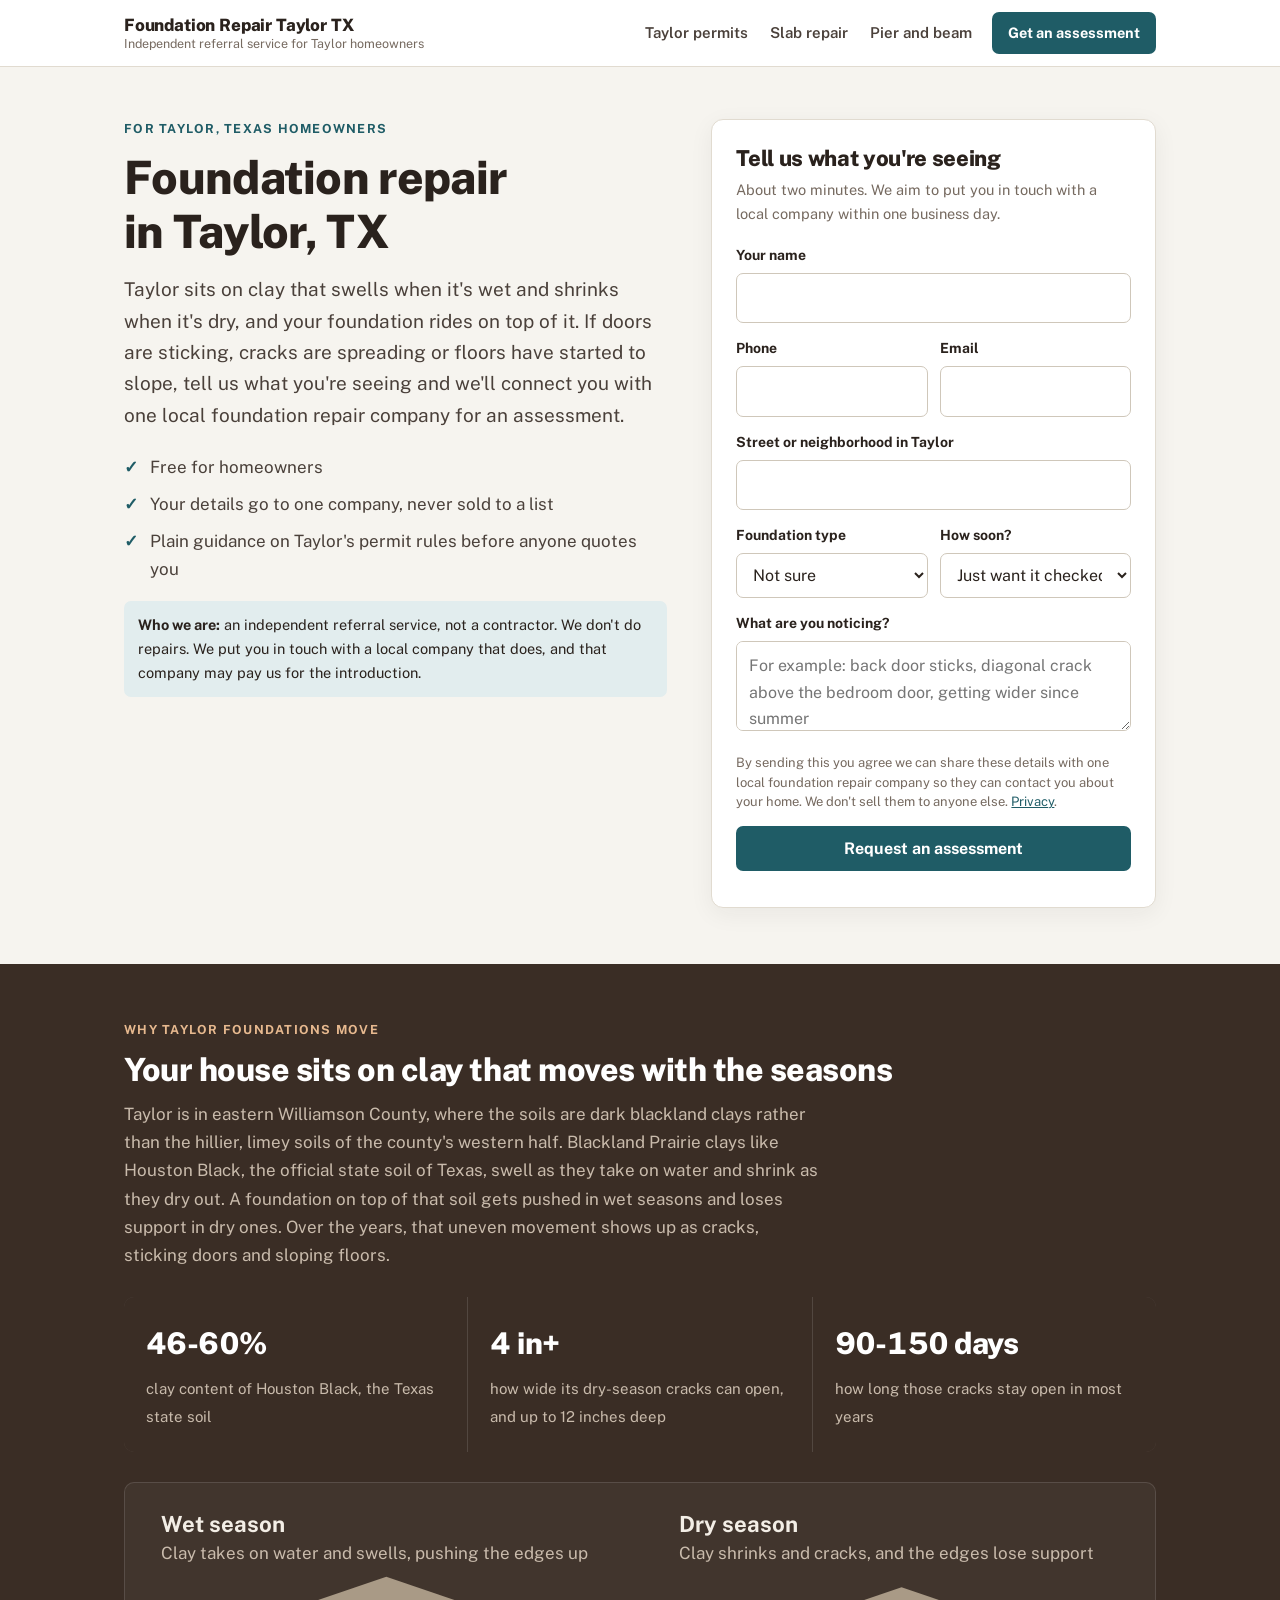
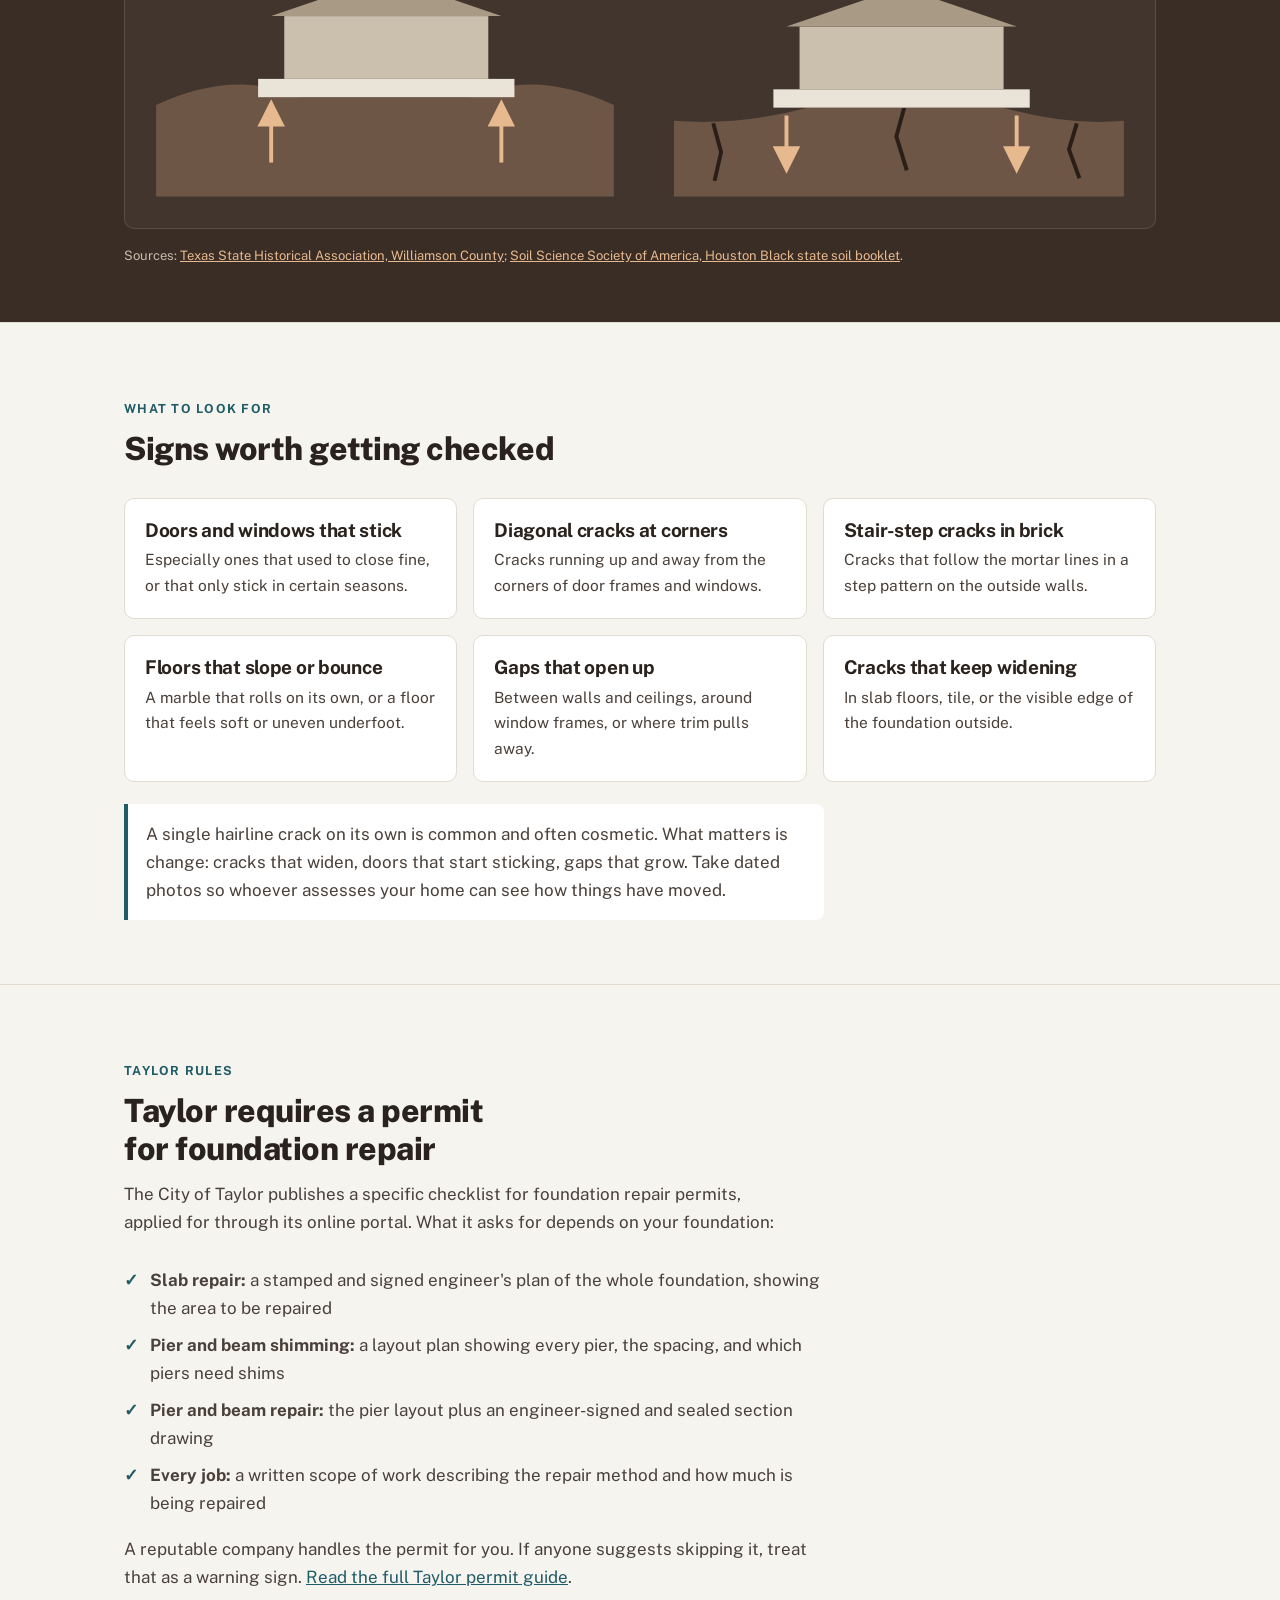
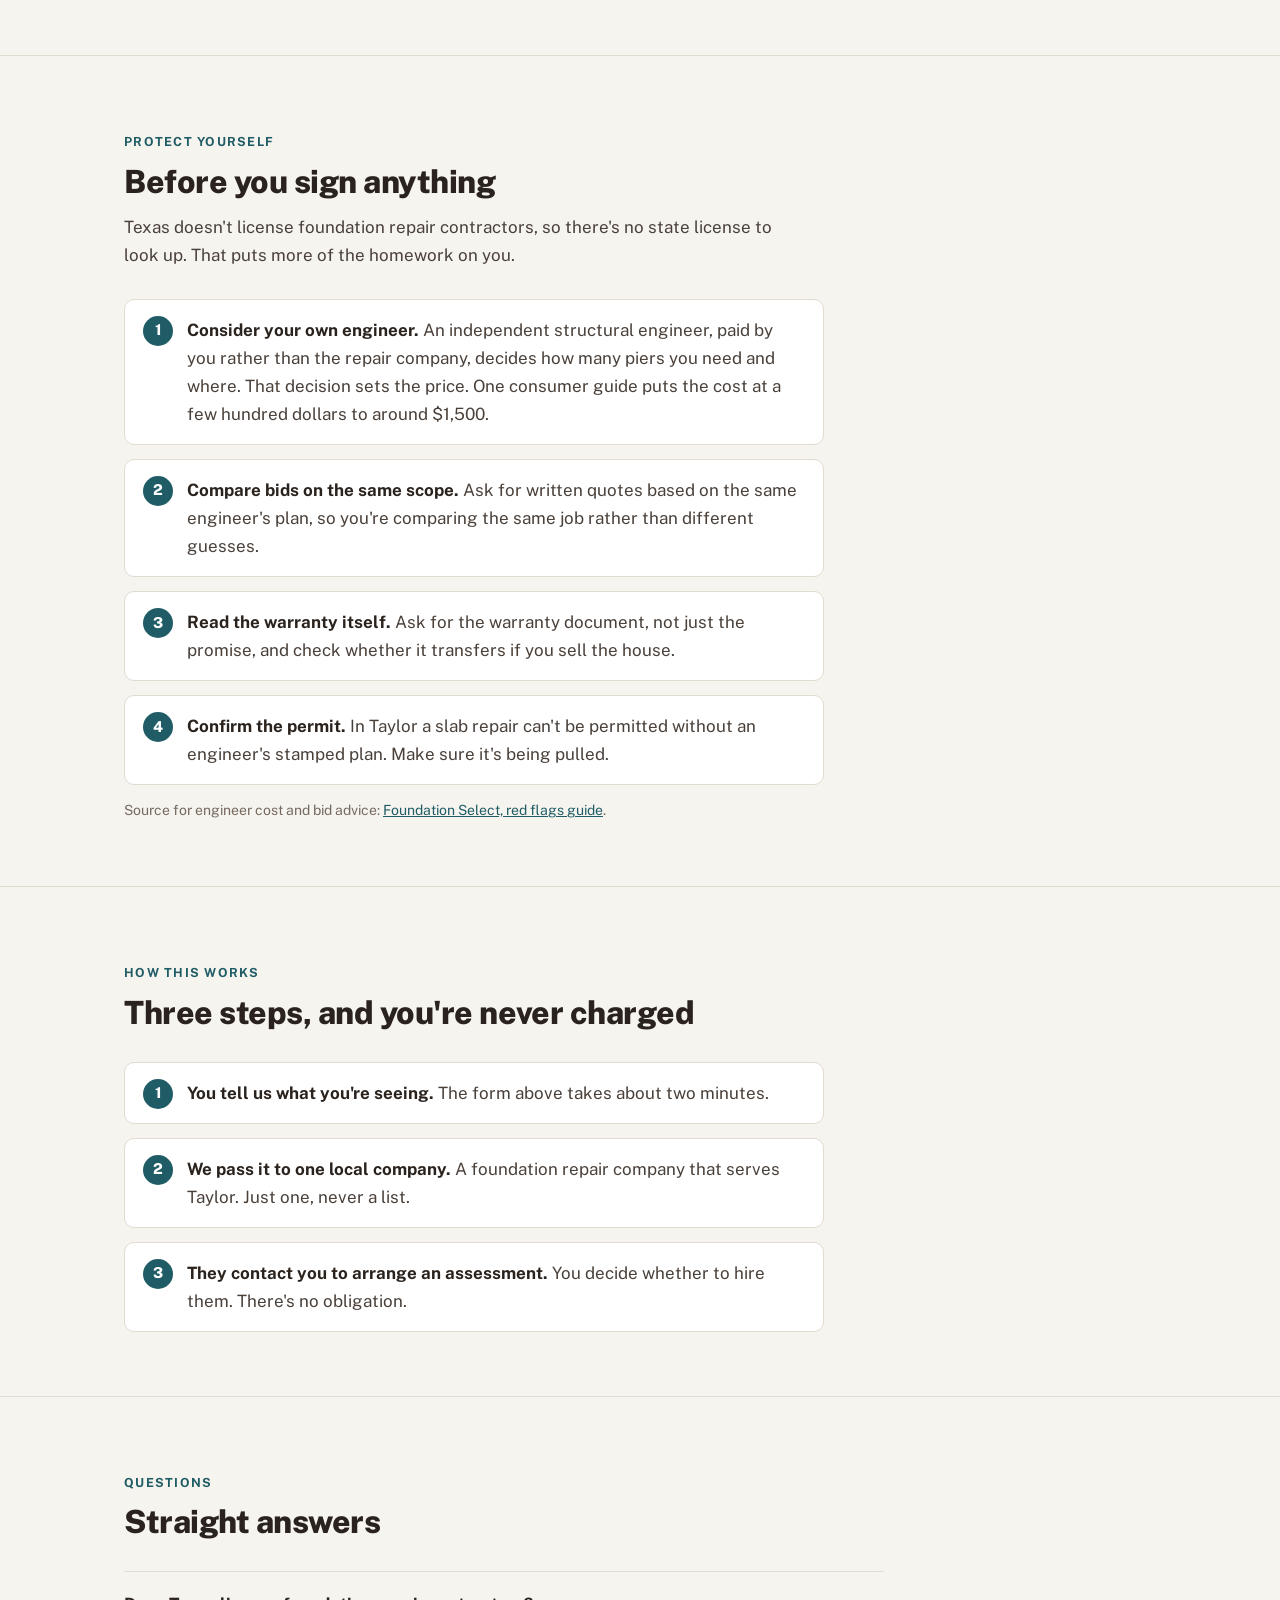
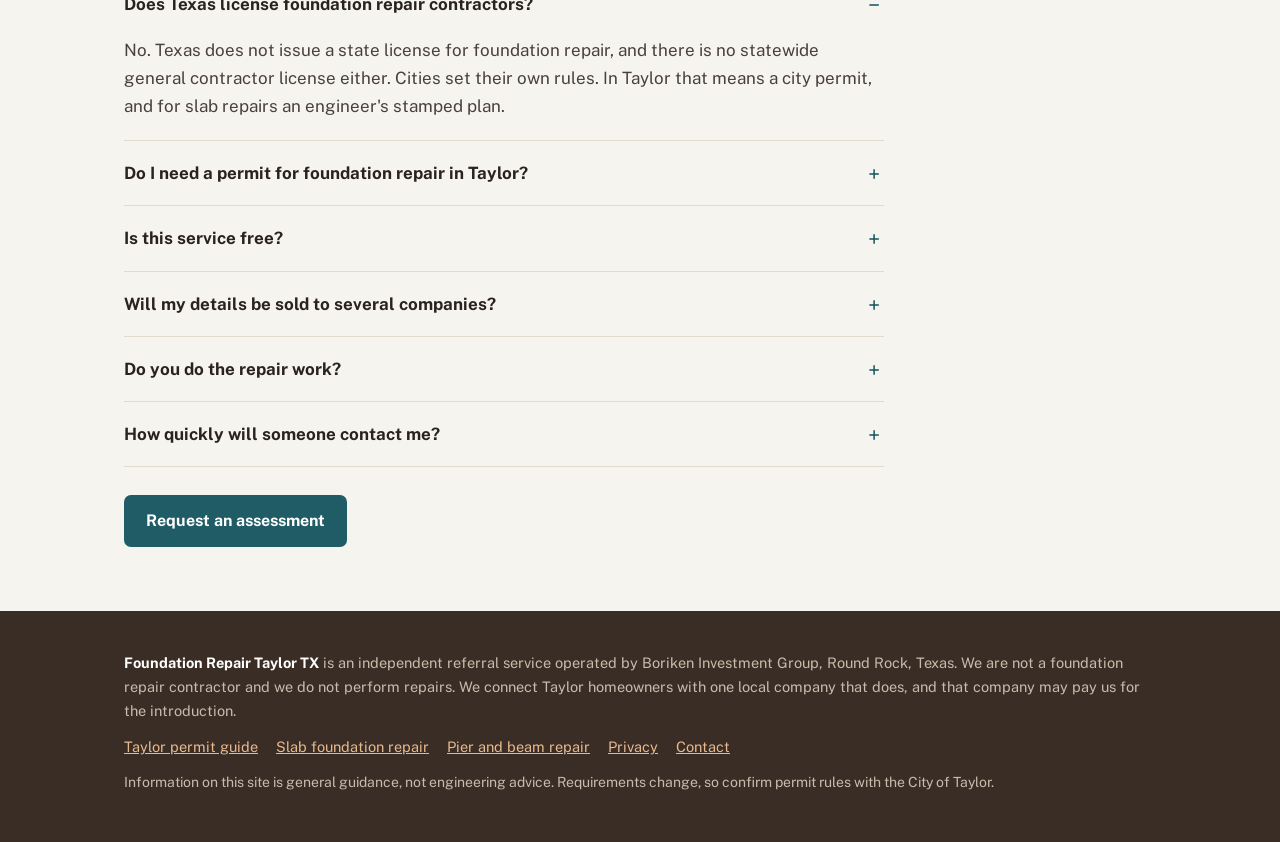
<file: index.html>
<!doctype html>
<html lang="en">
<head>
<meta charset="utf-8">
<meta name="viewport" content="width=device-width,initial-scale=1">
<title>Foundation Repair in Taylor, TX | Free Local Assessment</title>
<meta name="description" content="Doors sticking or walls cracking in Taylor, TX? Taylor sits on blackland clay that shrinks and swells. Tell us what you're seeing and we'll connect you with one local foundation repair company.">
<link rel="canonical" href="https://foundationrepairtaylortx.com/">
<meta property="og:title" content="Foundation Repair in Taylor, TX | Free Local Assessment">
<meta property="og:description" content="Doors sticking or walls cracking in Taylor, TX? Taylor sits on blackland clay that shrinks and swells. Tell us what you're seeing and we'll connect you with one local foundation repair company.">
<meta property="og:url" content="https://foundationrepairtaylortx.com/">
<meta property="og:type" content="website">
<link rel="icon" href="/favicon.svg" type="image/svg+xml">
<link rel="preconnect" href="https://fonts.googleapis.com">
<link rel="preconnect" href="https://fonts.gstatic.com" crossorigin>
<link href="https://fonts.googleapis.com/css2?family=Public+Sans:wght@400;600;700;800&display=swap" rel="stylesheet">
<link rel="stylesheet" href="/style.css">
<script type="application/ld+json">{"@context": "https://schema.org", "@type": "Organization", "name": "Foundation Repair Taylor TX", "url": "https://foundationrepairtaylortx.com", "description": "Independent referral service connecting Taylor, Texas homeowners with one local foundation repair company. Not a contractor.", "areaServed": {"@type": "City", "name": "Taylor", "containedInPlace": {"@type": "State", "name": "Texas"}}, "parentOrganization": {"@type": "Organization", "name": "Boriken Investment Group", "url": "https://borikeninvestmentgroup.com"}}</script>
<script type="application/ld+json">{"@context": "https://schema.org", "@type": "FAQPage", "mainEntity": [{"@type": "Question", "name": "Does Texas license foundation repair contractors?", "acceptedAnswer": {"@type": "Answer", "text": "No. Texas does not issue a state license for foundation repair, and there is no statewide general contractor license either. Cities set their own rules. In Taylor that means a city permit, and for slab repairs an engineer's stamped plan."}}, {"@type": "Question", "name": "Do I need a permit for foundation repair in Taylor?", "acceptedAnswer": {"@type": "Answer", "text": "Yes. The City of Taylor publishes a foundation repair permit checklist, applied for through its online permit portal. A slab repair needs a stamped and signed engineer's plan. A reputable repair company normally handles the permit as part of the job."}}, {"@type": "Question", "name": "Is this service free?", "acceptedAnswer": {"@type": "Answer", "text": "Yes, for homeowners. You never pay us anything. The company we connect you with may pay us for the introduction."}}, {"@type": "Question", "name": "Will my details be sold to several companies?", "acceptedAnswer": {"@type": "Answer", "text": "No. Your request goes to one local foundation repair company. We don't sell it or share it with anyone else."}}, {"@type": "Question", "name": "Do you do the repair work?", "acceptedAnswer": {"@type": "Answer", "text": "No. We're a referral service, not a contractor. The company that contacts you does the assessment and any repair, and you deal with them directly. You're under no obligation to hire them."}}, {"@type": "Question", "name": "How quickly will someone contact me?", "acceptedAnswer": {"@type": "Answer", "text": "We aim to pass your request on within one business day. If it's getting worse quickly, say so in the form."}}]}</script>
</head>
<body>
<header class="top"><div class="wrap top-in">
  <a class="brand" href="/"><b>Foundation Repair Taylor TX</b><span>Independent referral service for Taylor homeowners</span></a>
  <nav class="nav">
    <a href="/taylor-foundation-repair-permit.html">Taylor permits</a>
    <a href="/slab-foundation-repair.html">Slab repair</a>
    <a href="/pier-and-beam-foundation-repair.html">Pier and beam</a>
  </nav>
  <a class="btn btn-sm" href="/#assess">Get an assessment</a>
</div></header>

<main>
<section class="hero"><div class="wrap hero-grid">
  <div>
    <p class="kicker">For Taylor, Texas homeowners</p>
    <h1>Foundation repair in Taylor, TX</h1>
    <p class="lede">Taylor sits on clay that swells when it's wet and shrinks when it's dry, and your foundation rides on top of it. If doors are sticking, cracks are spreading or floors have started to slope, tell us what you're seeing and we'll connect you with one local foundation repair company for an assessment.</p>
    <ul class="checks">
      <li>Free for homeowners</li>
      <li>Your details go to one company, never sold to a list</li>
      <li>Plain guidance on Taylor's permit rules before anyone quotes you</li>
    </ul>
    <p class="disclose"><b>Who we are:</b> an independent referral service, not a contractor. We don't do repairs. We put you in touch with a local company that does, and that company may pay us for the introduction.</p>
  </div>
  <div class="form" id="assess">
  <form id="leadForm" novalidate>
    <h2>Tell us what you're seeing</h2>
    <p class="sub">About two minutes. We aim to put you in touch with a local company within one business day.</p>
    <input type="hidden" name="access_key" value="ec6d114c-855e-482b-b360-d9f007dabe0f">
    <input type="hidden" name="subject" value="Taylor foundation repair request">
    <input type="hidden" name="from_name" value="Foundation Repair Taylor TX">
    <input type="checkbox" name="botcheck" class="hp" tabindex="-1" autocomplete="off">
    <div class="f"><label for="l-name">Your name</label><input id="l-name" name="name" autocomplete="name" required></div>
    <div class="two">
      <div class="f"><label for="l-phone">Phone</label><input id="l-phone" name="phone" type="tel" autocomplete="tel" required></div>
      <div class="f"><label for="l-email">Email</label><input id="l-email" name="email" type="email" autocomplete="email" required></div>
    </div>
    <div class="f"><label for="l-where">Street or neighborhood in Taylor</label><input id="l-where" name="location" autocomplete="street-address" required></div>
    <div class="two">
      <div class="f"><label for="l-type">Foundation type</label>
        <select id="l-type" name="foundation_type"><option>Not sure</option><option>Slab</option><option>Pier and beam</option></select></div>
      <div class="f"><label for="l-when">How soon?</label>
        <select id="l-when" name="urgency"><option>Just want it checked</option><option>Within the next month</option><option>It's getting worse quickly</option></select></div>
    </div>
    <div class="f"><label for="l-what">What are you noticing?</label><textarea id="l-what" name="details" placeholder="For example: back door sticks, diagonal crack above the bedroom door, getting wider since summer" required></textarea></div>
    <p class="consent">By sending this you agree we can share these details with one local foundation repair company so they can contact you about your home. We don't sell them to anyone else. <a href="/privacy.html">Privacy</a>.</p>
    <button class="btn" id="leadSubmit" type="submit">Request an assessment</button>
    <p class="status" id="leadStatus" role="status" aria-live="polite"></p>
  </form>
  <div class="done" id="leadDone" hidden>
    <h2>Got it, thank you.</h2>
    <p>We'll pass your request to a local foundation repair company that serves Taylor. Expect a call or email, usually within one business day.</p>
    <p class="small" style="margin-top:12px">In the meantime, take dated photos of the cracks or gaps you mentioned. They help whoever assesses your home see how things have moved.</p>
  </div>
</div>

</div></section>

<section class="soil"><div class="wrap">
  <p class="kicker">Why Taylor foundations move</p>
  <h2>Your house sits on clay that moves with the seasons</h2>
  <p style="margin-top:12px;max-width:70ch">Taylor is in eastern Williamson County, where the soils are dark blackland clays rather than the hillier, limey soils of the county's western half. Blackland Prairie clays like Houston Black, the official state soil of Texas, swell as they take on water and shrink as they dry out. A foundation on top of that soil gets pushed in wet seasons and loses support in dry ones. Over the years, that uneven movement shows up as cracks, sticking doors and sloping floors.</p>
  <div class="soil-grid">
    <div><b>46-60%</b><span>clay content of Houston Black, the Texas state soil</span></div>
    <div><b>4 in+</b><span>how wide its dry-season cracks can open, and up to 12 inches deep</span></div>
    <div><b>90-150 days</b><span>how long those cracks stay open in most years</span></div>
  </div>
  <div class="diagram"><svg viewBox="0 0 760 236" role="img" aria-labelledby="dgT dgD">
<title id="dgT">How clay soil moves a foundation</title>
<desc id="dgD">In the wet season the clay swells and lifts the edges of the foundation. In the dry season it shrinks and cracks, and the edges lose support.</desc>
<defs><marker id="ah" viewBox="0 0 10 10" refX="5" refY="5" markerWidth="7" markerHeight="7" orient="auto-start-reverse"><path d="M0 0L10 5L0 10z" fill="#E7B98F"/></marker></defs>
<g>
  <text x="14" y="24" fill="#F3EEE6" font-size="17" font-weight="700" font-family="Public Sans, Arial, sans-serif">Wet season</text>
  <text x="14" y="44" fill="#C9BBAC" font-size="13" font-family="Public Sans, Arial, sans-serif">Clay takes on water and swells, pushing the edges up</text>
  <path d="M10 156 Q 70 128 120 150 L 250 150 Q 300 128 360 156 L 360 226 L 10 226 Z" fill="#6E5646"/>
  <rect x="88" y="136" width="196" height="14" fill="#E9E3D8"/>
  <rect x="108" y="88" width="156" height="48" fill="#CBBFAE"/>
  <polygon points="98,88 186,58 274,88" fill="#A99A86"/>
  <line x1="98" y1="200" x2="98" y2="162" stroke="#E7B98F" stroke-width="3" marker-end="url(#ah)"/>
  <line x1="274" y1="200" x2="274" y2="162" stroke="#E7B98F" stroke-width="3" marker-end="url(#ah)"/>
</g>
<g transform="translate(396,0)">
  <text x="14" y="24" fill="#F3EEE6" font-size="17" font-weight="700" font-family="Public Sans, Arial, sans-serif">Dry season</text>
  <text x="14" y="44" fill="#C9BBAC" font-size="13" font-family="Public Sans, Arial, sans-serif">Clay shrinks and cracks, and the edges lose support</text>
  <path d="M10 168 Q 60 172 112 158 L 262 158 Q 312 172 354 168 L 354 226 L 10 226 Z" fill="#6E5646"/>
  <polyline points="40,170 46,192 41,214" fill="none" stroke="#2A1F18" stroke-width="3"/>
  <polyline points="186,158 180,180 188,206" fill="none" stroke="#2A1F18" stroke-width="3"/>
  <polyline points="318,170 312,190 320,212" fill="none" stroke="#2A1F18" stroke-width="3"/>
  <rect x="86" y="144" width="196" height="14" fill="#E9E3D8"/>
  <rect x="106" y="96" width="156" height="48" fill="#CBBFAE"/>
  <polygon points="96,96 184,66 272,96" fill="#A99A86"/>
  <line x1="96" y1="164" x2="96" y2="198" stroke="#E7B98F" stroke-width="3" marker-end="url(#ah)"/>
  <line x1="272" y1="164" x2="272" y2="198" stroke="#E7B98F" stroke-width="3" marker-end="url(#ah)"/>
</g>
</svg></div>
  <p class="src">Sources: <a href="https://www.tshaonline.org/handbook/entries/williamson-county">Texas State Historical Association, Williamson County</a>; <a href="https://www.soils4teachers.org/files/s4t/k12outreach/tx-state-soil-booklet.pdf">Soil Science Society of America, Houston Black state soil booklet</a>.</p>
</div></section>

<section class="sec" id="signs"><div class="wrap">
  <div class="sec-head"><p class="kicker">What to look for</p><h2>Signs worth getting checked</h2></div>
  <div class="grid3">
    <div class="card"><h3>Doors and windows that stick</h3><p>Especially ones that used to close fine, or that only stick in certain seasons.</p></div>
    <div class="card"><h3>Diagonal cracks at corners</h3><p>Cracks running up and away from the corners of door frames and windows.</p></div>
    <div class="card"><h3>Stair-step cracks in brick</h3><p>Cracks that follow the mortar lines in a step pattern on the outside walls.</p></div>
    <div class="card"><h3>Floors that slope or bounce</h3><p>A marble that rolls on its own, or a floor that feels soft or uneven underfoot.</p></div>
    <div class="card"><h3>Gaps that open up</h3><p>Between walls and ceilings, around window frames, or where trim pulls away.</p></div>
    <div class="card"><h3>Cracks that keep widening</h3><p>In slab floors, tile, or the visible edge of the foundation outside.</p></div>
  </div>
  <p class="note" style="margin-top:22px">A single hairline crack on its own is common and often cosmetic. What matters is change: cracks that widen, doors that start sticking, gaps that grow. Take dated photos so whoever assesses your home can see how things have moved.</p>
</div></section>

<section class="sec" id="permits"><div class="wrap">
  <div class="sec-head"><p class="kicker">Taylor rules</p><h2>Taylor requires a permit for foundation repair</h2>
  <p>The City of Taylor publishes a specific checklist for foundation repair permits, applied for through its online portal. What it asks for depends on your foundation:</p></div>
  <ul class="checks" style="max-width:70ch;margin-top:0">
    <li><b>Slab repair:</b> a stamped and signed engineer's plan of the whole foundation, showing the area to be repaired</li>
    <li><b>Pier and beam shimming:</b> a layout plan showing every pier, the spacing, and which piers need shims</li>
    <li><b>Pier and beam repair:</b> the pier layout plus an engineer-signed and sealed section drawing</li>
    <li><b>Every job:</b> a written scope of work describing the repair method and how much is being repaired</li>
  </ul>
  <p style="margin-top:18px;max-width:70ch">A reputable company handles the permit for you. If anyone suggests skipping it, treat that as a warning sign. <a href="/taylor-foundation-repair-permit.html">Read the full Taylor permit guide</a>.</p>
</div></section>

<section class="sec" id="checklist"><div class="wrap">
  <div class="sec-head"><p class="kicker">Protect yourself</p><h2>Before you sign anything</h2>
  <p>Texas doesn't license foundation repair contractors, so there's no state license to look up. That puts more of the homework on you.</p></div>
  <ol class="steps">
    <li><b>Consider your own engineer.</b> An independent structural engineer, paid by you rather than the repair company, decides how many piers you need and where. That decision sets the price. One consumer guide puts the cost at a few hundred dollars to around $1,500.</li>
    <li><b>Compare bids on the same scope.</b> Ask for written quotes based on the same engineer's plan, so you're comparing the same job rather than different guesses.</li>
    <li><b>Read the warranty itself.</b> Ask for the warranty document, not just the promise, and check whether it transfers if you sell the house.</li>
    <li><b>Confirm the permit.</b> In Taylor a slab repair can't be permitted without an engineer's stamped plan. Make sure it's being pulled.</li>
  </ol>
  <p class="small" style="margin-top:14px">Source for engineer cost and bid advice: <a href="https://www.foundationselect.com/guides/red-flags.html">Foundation Select, red flags guide</a>.</p>
</div></section>

<section class="sec"><div class="wrap">
  <div class="sec-head"><p class="kicker">How this works</p><h2>Three steps, and you're never charged</h2></div>
  <ol class="steps">
    <li><b>You tell us what you're seeing.</b> The form above takes about two minutes.</li>
    <li><b>We pass it to one local company.</b> A foundation repair company that serves Taylor. Just one, never a list.</li>
    <li><b>They contact you to arrange an assessment.</b> You decide whether to hire them. There's no obligation.</li>
  </ol>
</div></section>

<section class="sec" id="faq"><div class="wrap">
  <div class="sec-head"><p class="kicker">Questions</p><h2>Straight answers</h2></div>
  <div class="faq"><details open><summary>Does Texas license foundation repair contractors?</summary><div class="a">No. Texas does not issue a state license for foundation repair, and there is no statewide general contractor license either. Cities set their own rules. In Taylor that means a city permit, and for slab repairs an engineer's stamped plan.</div></details>
<details><summary>Do I need a permit for foundation repair in Taylor?</summary><div class="a">Yes. The City of Taylor publishes a foundation repair permit checklist, applied for through its online permit portal. A slab repair needs a stamped and signed engineer's plan. A reputable repair company normally handles the permit as part of the job.</div></details>
<details><summary>Is this service free?</summary><div class="a">Yes, for homeowners. You never pay us anything. The company we connect you with may pay us for the introduction.</div></details>
<details><summary>Will my details be sold to several companies?</summary><div class="a">No. Your request goes to one local foundation repair company. We don't sell it or share it with anyone else.</div></details>
<details><summary>Do you do the repair work?</summary><div class="a">No. We're a referral service, not a contractor. The company that contacts you does the assessment and any repair, and you deal with them directly. You're under no obligation to hire them.</div></details>
<details><summary>How quickly will someone contact me?</summary><div class="a">We aim to pass your request on within one business day. If it's getting worse quickly, say so in the form.</div></details></div>
  <p style="margin-top:28px"><a class="btn" href="#assess">Request an assessment</a></p>
</div></section>
</main>
<footer class="foot"><div class="wrap">
  <p><b>Foundation Repair Taylor TX</b> is an independent referral service operated by Boriken Investment Group, Round Rock, Texas. We are not a foundation repair contractor and we do not perform repairs. We connect Taylor homeowners with one local company that does, and that company may pay us for the introduction.</p>
  <div class="foot-links">
    <a href="/taylor-foundation-repair-permit.html">Taylor permit guide</a>
    <a href="/slab-foundation-repair.html">Slab foundation repair</a>
    <a href="/pier-and-beam-foundation-repair.html">Pier and beam repair</a>
    <a href="/privacy.html">Privacy</a>
    <a href="mailto:derek@borikeninvestmentgroup.com">Contact</a>
  </div>
  <p class="small" style="color:#C9BBAC">Information on this site is general guidance, not engineering advice. Requirements change, so confirm permit rules with the City of Taylor.</p>
</div></footer>
<script>
(function(){
  var f=document.getElementById('leadForm'); if(!f) return;
  var btn=document.getElementById('leadSubmit'), st=document.getElementById('leadStatus'), done=document.getElementById('leadDone');
  f.addEventListener('submit',function(e){
    e.preventDefault(); st.textContent=''; st.className='status';
    f.querySelectorAll('.invalid').forEach(function(x){x.classList.remove('invalid')});
    var first=null;
    f.querySelectorAll('[required]').forEach(function(x){
      var ok=x.value.trim()!=='' && (x.type!=='email' || /^[^@\s]+@[^@\s]+\.[^@\s]+$/.test(x.value));
      if(!ok){x.classList.add('invalid'); if(!first) first=x;}
    });
    if(first){st.className='status err'; st.textContent='Please fill in the highlighted fields.'; first.focus(); return;}
    btn.disabled=true; btn.textContent='Sending...';
    fetch('https://api.web3forms.com/submit',{method:'POST',headers:{'Content-Type':'application/json','Accept':'application/json'},body:JSON.stringify(Object.fromEntries(new FormData(f)))})
      .then(function(r){return r.json()})
      .then(function(j){ if(j.success){f.hidden=true; done.hidden=false;} else {throw new Error('x')} })
      .catch(function(){ btn.disabled=false; btn.textContent='Request an assessment'; st.className='status err';
        st.innerHTML='That didn\'t go through. Please email <a href="mailto:derek@borikeninvestmentgroup.com">derek@borikeninvestmentgroup.com</a> with the same details.'; });
  });
})();
</script>
</body></html>
</file>
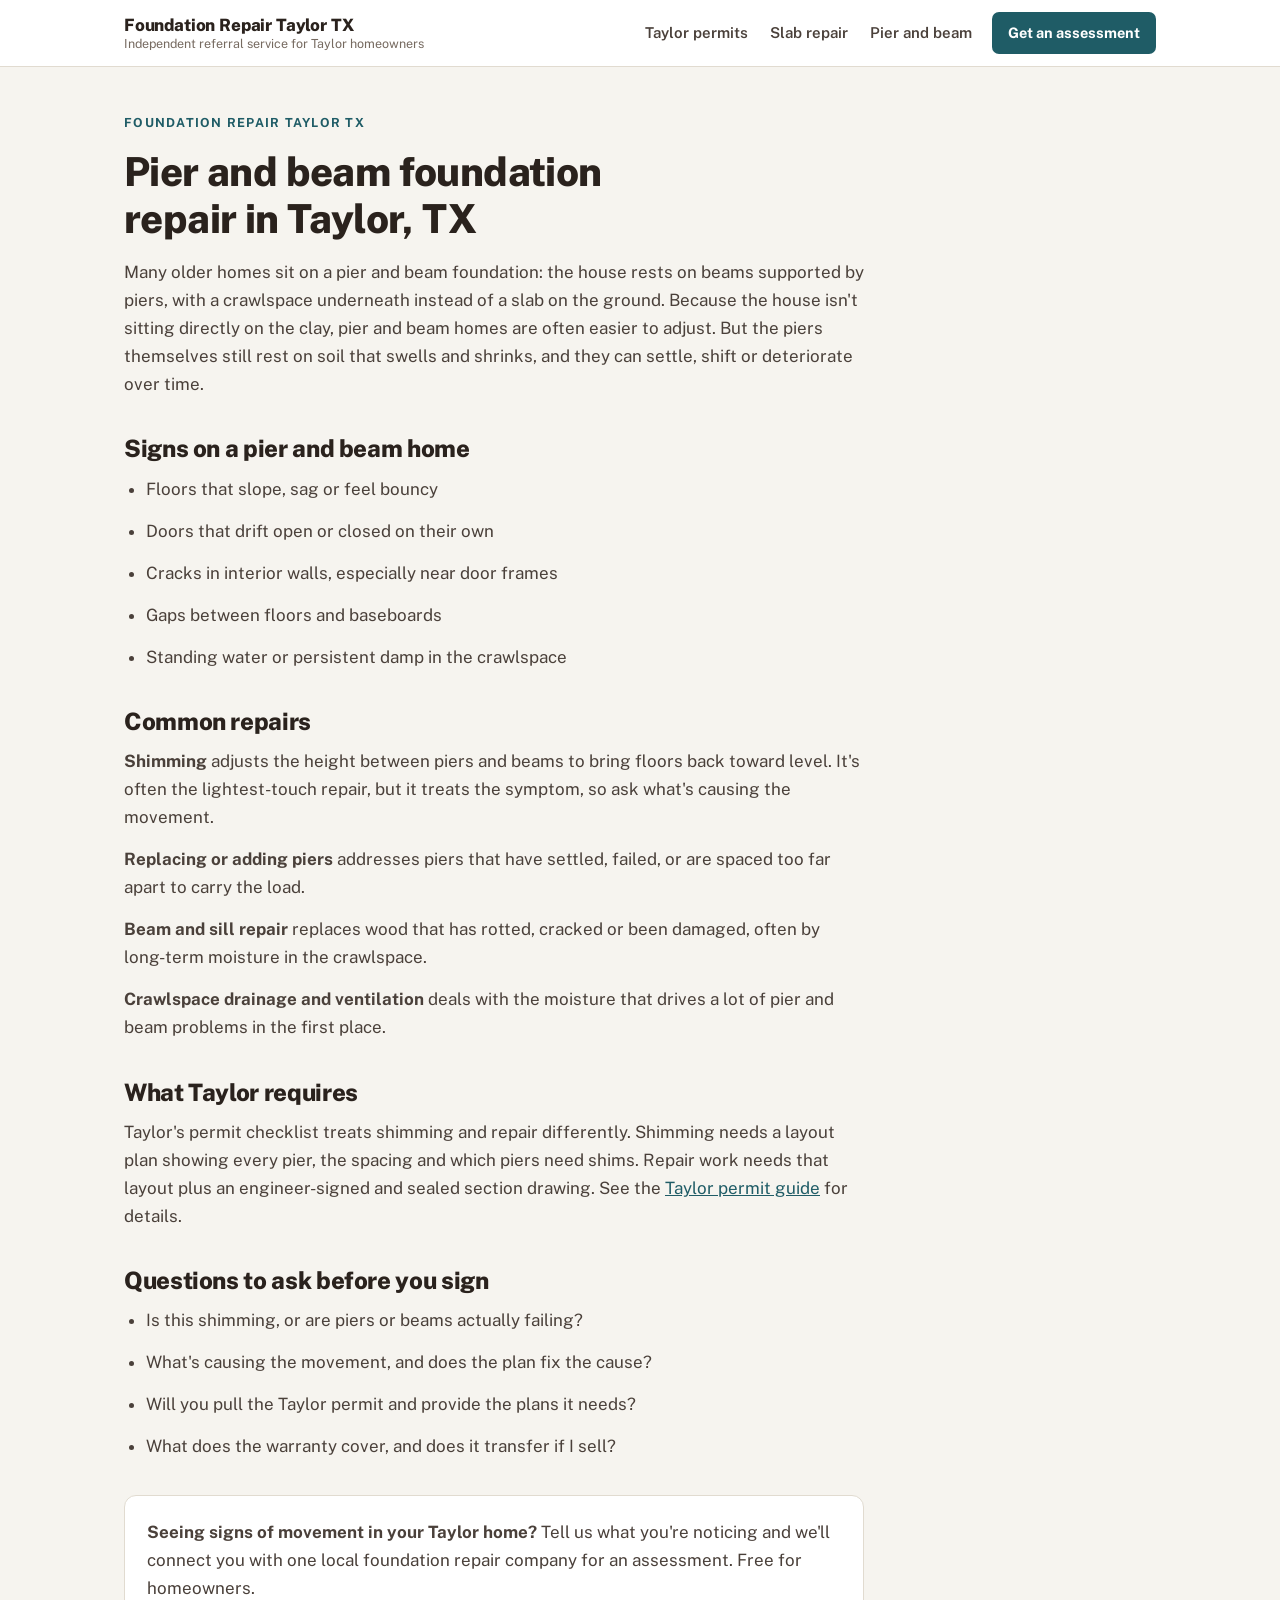
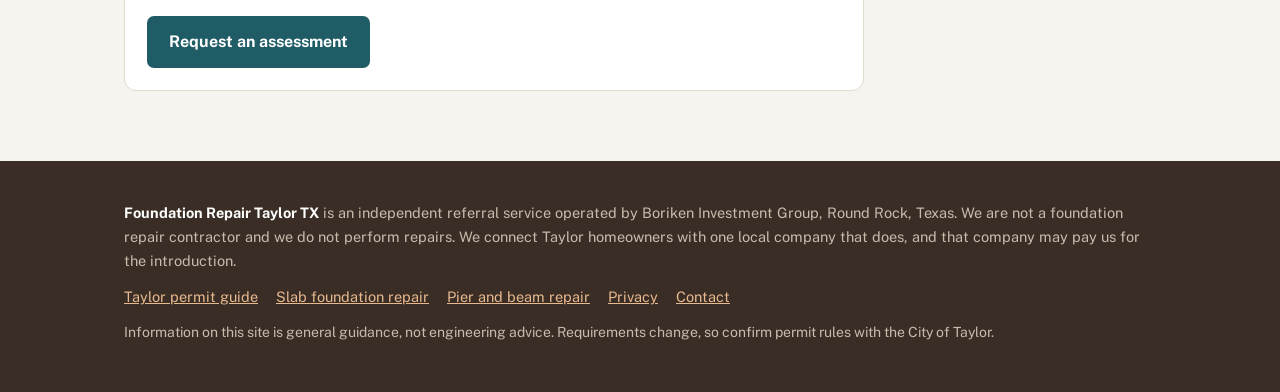
<file: pier-and-beam-foundation-repair.html>
<!doctype html>
<html lang="en">
<head>
<meta charset="utf-8">
<meta name="viewport" content="width=device-width,initial-scale=1">
<title>Pier and Beam Foundation Repair in Taylor, TX | Shimming, Piers and Permits</title>
<meta name="description" content="How pier and beam foundation repair works in Taylor, TX: shimming, pier replacement, beam repair, the signs to watch for and what the city's permit requires.">
<link rel="canonical" href="https://foundationrepairtaylortx.com/pier-and-beam-foundation-repair.html">
<meta property="og:title" content="Pier and Beam Foundation Repair in Taylor, TX | Shimming, Piers and Permits">
<meta property="og:description" content="How pier and beam foundation repair works in Taylor, TX: shimming, pier replacement, beam repair, the signs to watch for and what the city's permit requires.">
<meta property="og:url" content="https://foundationrepairtaylortx.com/pier-and-beam-foundation-repair.html">
<meta property="og:type" content="website">
<link rel="icon" href="/favicon.svg" type="image/svg+xml">
<link rel="preconnect" href="https://fonts.googleapis.com">
<link rel="preconnect" href="https://fonts.gstatic.com" crossorigin>
<link href="https://fonts.googleapis.com/css2?family=Public+Sans:wght@400;600;700;800&display=swap" rel="stylesheet">
<link rel="stylesheet" href="/style.css">
</head>
<body>
<header class="top"><div class="wrap top-in">
  <a class="brand" href="/"><b>Foundation Repair Taylor TX</b><span>Independent referral service for Taylor homeowners</span></a>
  <nav class="nav">
    <a href="/taylor-foundation-repair-permit.html">Taylor permits</a>
    <a href="/slab-foundation-repair.html">Slab repair</a>
    <a href="/pier-and-beam-foundation-repair.html">Pier and beam</a>
  </nav>
  <a class="btn btn-sm" href="/#assess">Get an assessment</a>
</div></header>
<main class="wrap"><article class="doc">
<p class="kicker">Foundation Repair Taylor TX</p>
<h1>Pier and beam foundation repair in Taylor, TX</h1>
<p>Many older homes sit on a pier and beam foundation: the house rests on beams supported by piers, with a crawlspace underneath instead of a slab on the ground. Because the house isn't sitting directly on the clay, pier and beam homes are often easier to adjust. But the piers themselves still rest on soil that swells and shrinks, and they can settle, shift or deteriorate over time.</p>
<h2>Signs on a pier and beam home</h2>
<ul>
<li>Floors that slope, sag or feel bouncy</li>
<li>Doors that drift open or closed on their own</li>
<li>Cracks in interior walls, especially near door frames</li>
<li>Gaps between floors and baseboards</li>
<li>Standing water or persistent damp in the crawlspace</li>
</ul>
<h2>Common repairs</h2>
<p><b>Shimming</b> adjusts the height between piers and beams to bring floors back toward level. It's often the lightest-touch repair, but it treats the symptom, so ask what's causing the movement.</p>
<p><b>Replacing or adding piers</b> addresses piers that have settled, failed, or are spaced too far apart to carry the load.</p>
<p><b>Beam and sill repair</b> replaces wood that has rotted, cracked or been damaged, often by long-term moisture in the crawlspace.</p>
<p><b>Crawlspace drainage and ventilation</b> deals with the moisture that drives a lot of pier and beam problems in the first place.</p>
<h2>What Taylor requires</h2>
<p>Taylor's permit checklist treats shimming and repair differently. Shimming needs a layout plan showing every pier, the spacing and which piers need shims. Repair work needs that layout plus an engineer-signed and sealed section drawing. See the <a href="/taylor-foundation-repair-permit.html">Taylor permit guide</a> for details.</p>
<h2>Questions to ask before you sign</h2>
<ul>
<li>Is this shimming, or are piers or beams actually failing?</li>
<li>What's causing the movement, and does the plan fix the cause?</li>
<li>Will you pull the Taylor permit and provide the plans it needs?</li>
<li>What does the warranty cover, and does it transfer if I sell?</li>
</ul>
<div class="cta-box"><p><b>Seeing signs of movement in your Taylor home?</b> Tell us what you're noticing and we'll connect you with one local foundation repair company for an assessment. Free for homeowners.</p><a class="btn" href="/#assess">Request an assessment</a></div>
</article></main>
<footer class="foot"><div class="wrap">
  <p><b>Foundation Repair Taylor TX</b> is an independent referral service operated by Boriken Investment Group, Round Rock, Texas. We are not a foundation repair contractor and we do not perform repairs. We connect Taylor homeowners with one local company that does, and that company may pay us for the introduction.</p>
  <div class="foot-links">
    <a href="/taylor-foundation-repair-permit.html">Taylor permit guide</a>
    <a href="/slab-foundation-repair.html">Slab foundation repair</a>
    <a href="/pier-and-beam-foundation-repair.html">Pier and beam repair</a>
    <a href="/privacy.html">Privacy</a>
    <a href="mailto:derek@borikeninvestmentgroup.com">Contact</a>
  </div>
  <p class="small" style="color:#C9BBAC">Information on this site is general guidance, not engineering advice. Requirements change, so confirm permit rules with the City of Taylor.</p>
</div></footer>
</body></html>
</file>
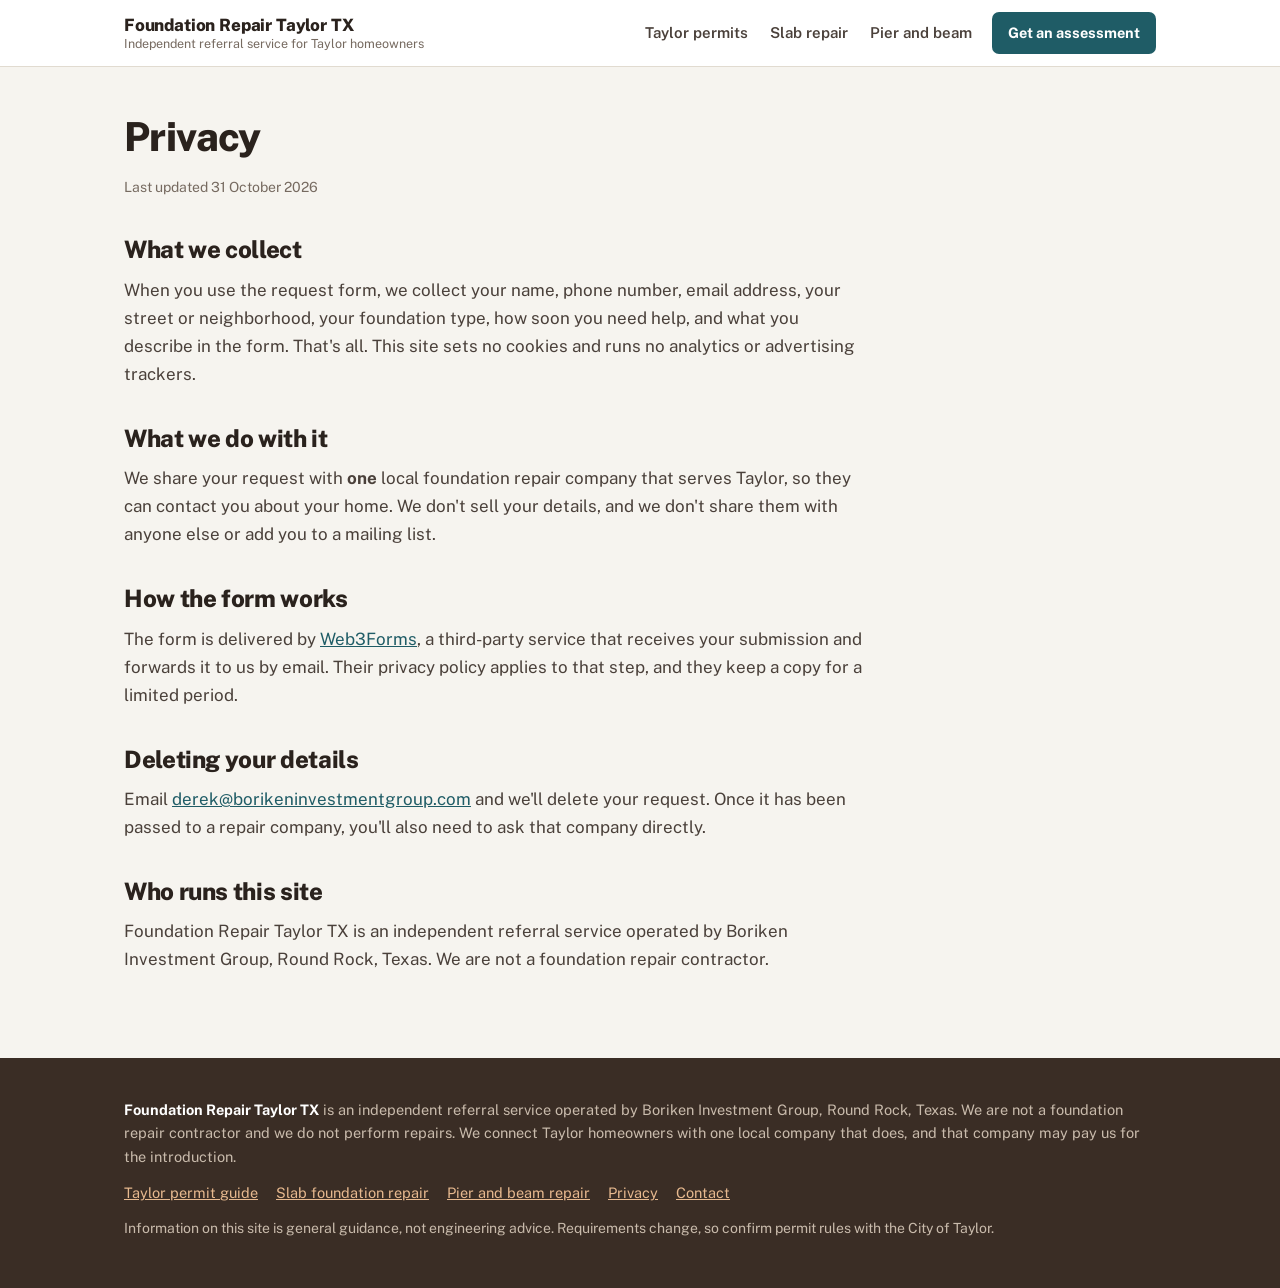
<file: privacy.html>
<!doctype html>
<html lang="en">
<head>
<meta charset="utf-8">
<meta name="viewport" content="width=device-width,initial-scale=1">
<title>Privacy | Foundation Repair Taylor TX</title>
<meta name="description" content="How Foundation Repair Taylor TX handles the details you send through its request form.">
<link rel="canonical" href="https://foundationrepairtaylortx.com/privacy.html">
<meta property="og:title" content="Privacy | Foundation Repair Taylor TX">
<meta property="og:description" content="How Foundation Repair Taylor TX handles the details you send through its request form.">
<meta property="og:url" content="https://foundationrepairtaylortx.com/privacy.html">
<meta property="og:type" content="website">
<link rel="icon" href="/favicon.svg" type="image/svg+xml">
<link rel="preconnect" href="https://fonts.googleapis.com">
<link rel="preconnect" href="https://fonts.gstatic.com" crossorigin>
<link href="https://fonts.googleapis.com/css2?family=Public+Sans:wght@400;600;700;800&display=swap" rel="stylesheet">
<link rel="stylesheet" href="/style.css">
</head>
<body>
<header class="top"><div class="wrap top-in">
  <a class="brand" href="/"><b>Foundation Repair Taylor TX</b><span>Independent referral service for Taylor homeowners</span></a>
  <nav class="nav">
    <a href="/taylor-foundation-repair-permit.html">Taylor permits</a>
    <a href="/slab-foundation-repair.html">Slab repair</a>
    <a href="/pier-and-beam-foundation-repair.html">Pier and beam</a>
  </nav>
  <a class="btn btn-sm" href="/#assess">Get an assessment</a>
</div></header>
<main class="wrap"><article class="doc">
<h1>Privacy</h1>
<p class="small">Last updated 31 October 2026</p>
<h2>What we collect</h2>
<p>When you use the request form, we collect your name, phone number, email address, your street or neighborhood, your foundation type, how soon you need help, and what you describe in the form. That's all. This site sets no cookies and runs no analytics or advertising trackers.</p>
<h2>What we do with it</h2>
<p>We share your request with <b>one</b> local foundation repair company that serves Taylor, so they can contact you about your home. We don't sell your details, and we don't share them with anyone else or add you to a mailing list.</p>
<h2>How the form works</h2>
<p>The form is delivered by <a href="https://web3forms.com/privacy">Web3Forms</a>, a third-party service that receives your submission and forwards it to us by email. Their privacy policy applies to that step, and they keep a copy for a limited period.</p>
<h2>Deleting your details</h2>
<p>Email <a href="mailto:derek@borikeninvestmentgroup.com">derek@borikeninvestmentgroup.com</a> and we'll delete your request. Once it has been passed to a repair company, you'll also need to ask that company directly.</p>
<h2>Who runs this site</h2>
<p>Foundation Repair Taylor TX is an independent referral service operated by Boriken Investment Group, Round Rock, Texas. We are not a foundation repair contractor.</p>
</article></main>
<footer class="foot"><div class="wrap">
  <p><b>Foundation Repair Taylor TX</b> is an independent referral service operated by Boriken Investment Group, Round Rock, Texas. We are not a foundation repair contractor and we do not perform repairs. We connect Taylor homeowners with one local company that does, and that company may pay us for the introduction.</p>
  <div class="foot-links">
    <a href="/taylor-foundation-repair-permit.html">Taylor permit guide</a>
    <a href="/slab-foundation-repair.html">Slab foundation repair</a>
    <a href="/pier-and-beam-foundation-repair.html">Pier and beam repair</a>
    <a href="/privacy.html">Privacy</a>
    <a href="mailto:derek@borikeninvestmentgroup.com">Contact</a>
  </div>
  <p class="small" style="color:#C9BBAC">Information on this site is general guidance, not engineering advice. Requirements change, so confirm permit rules with the City of Taylor.</p>
</div></footer>
</body></html>
</file>
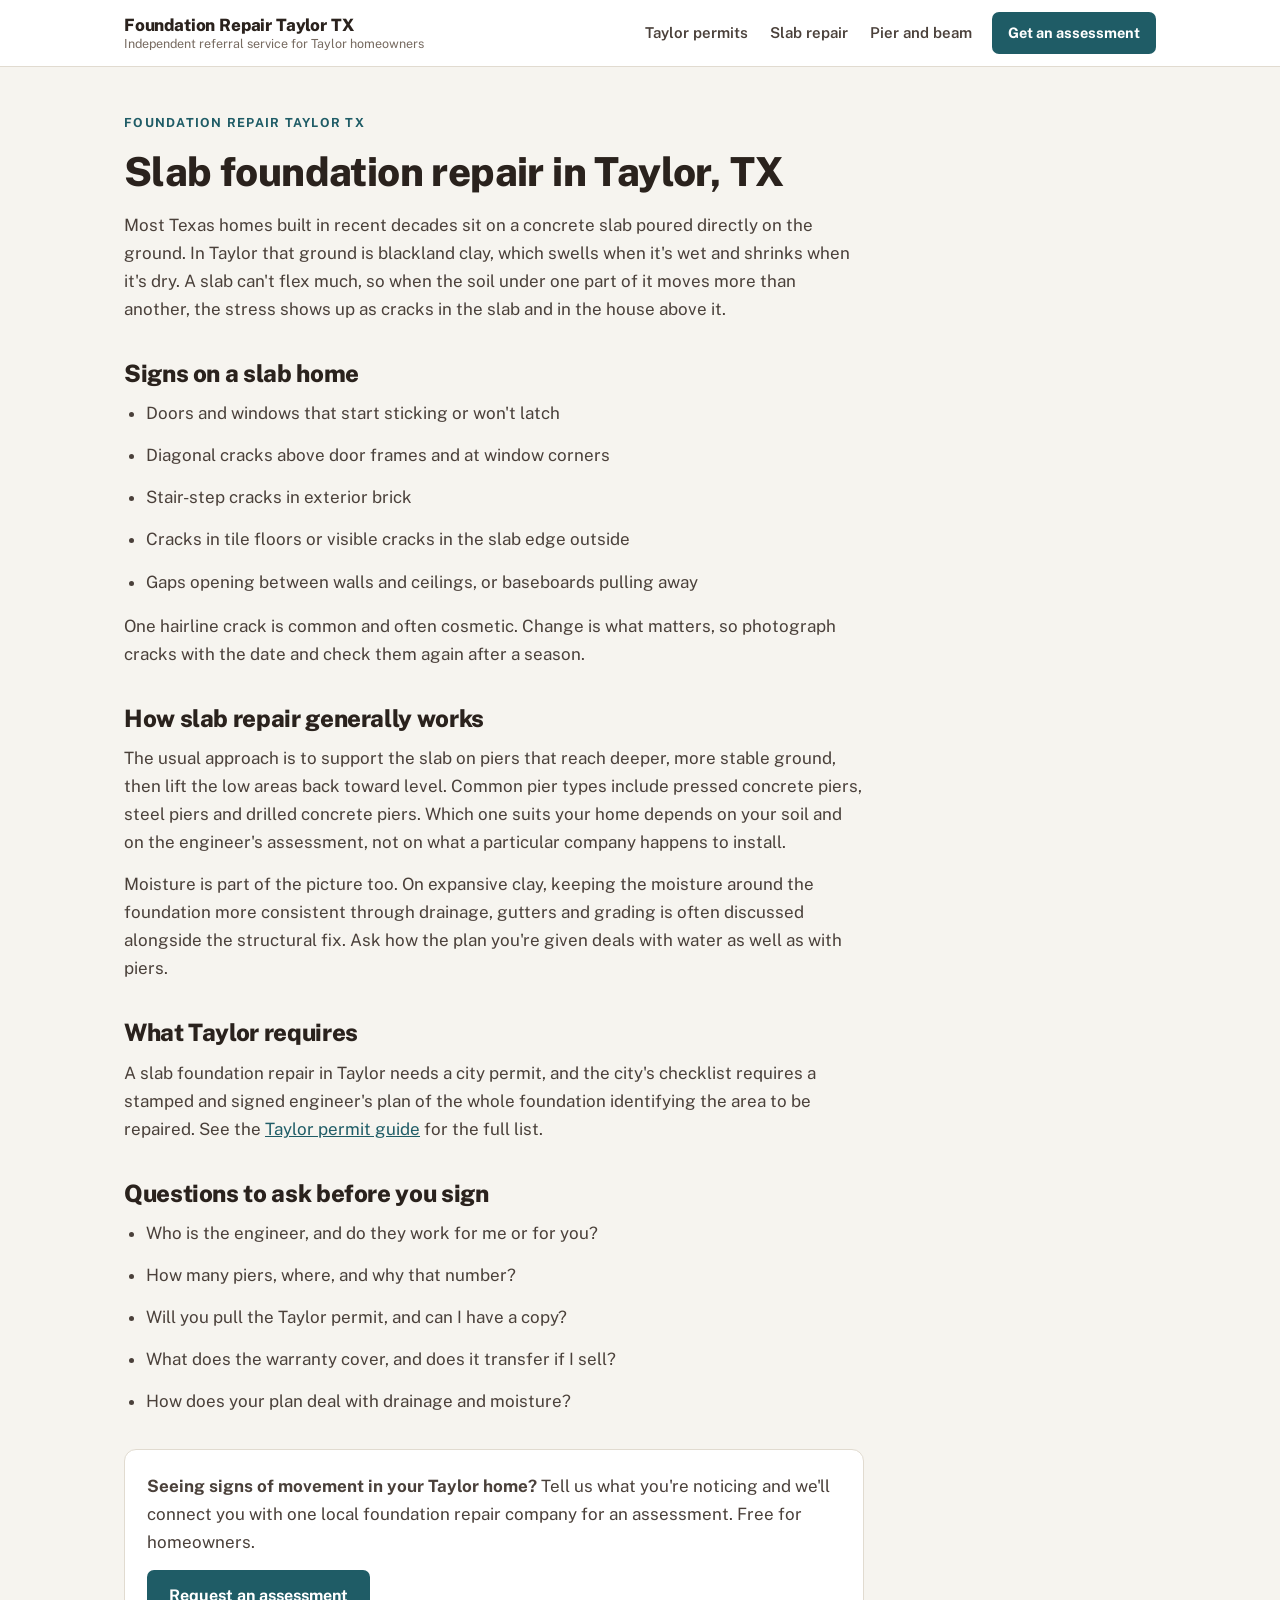
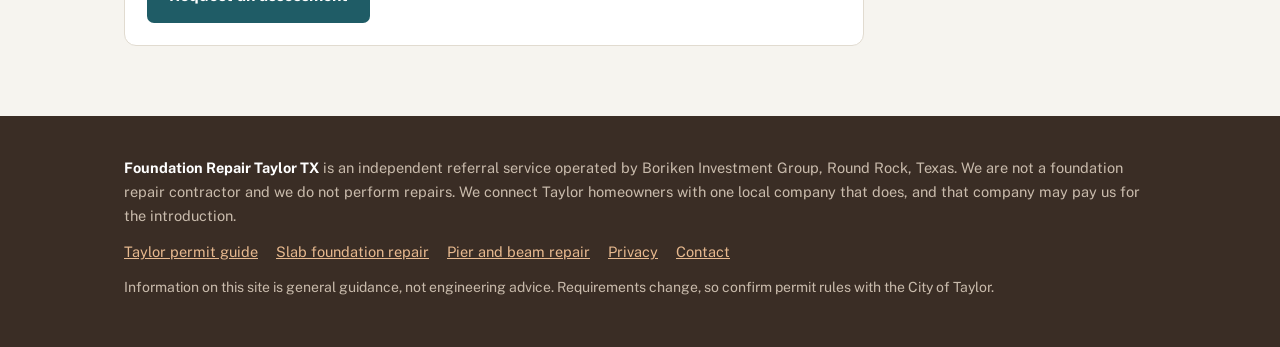
<file: slab-foundation-repair.html>
<!doctype html>
<html lang="en">
<head>
<meta charset="utf-8">
<meta name="viewport" content="width=device-width,initial-scale=1">
<title>Slab Foundation Repair in Taylor, TX | How It Works and What to Ask</title>
<meta name="description" content="How slab foundation repair works on Taylor's blackland clay, the signs to watch for, what Taylor's permit requires, and the questions to ask before you hire anyone.">
<link rel="canonical" href="https://foundationrepairtaylortx.com/slab-foundation-repair.html">
<meta property="og:title" content="Slab Foundation Repair in Taylor, TX | How It Works and What to Ask">
<meta property="og:description" content="How slab foundation repair works on Taylor's blackland clay, the signs to watch for, what Taylor's permit requires, and the questions to ask before you hire anyone.">
<meta property="og:url" content="https://foundationrepairtaylortx.com/slab-foundation-repair.html">
<meta property="og:type" content="website">
<link rel="icon" href="/favicon.svg" type="image/svg+xml">
<link rel="preconnect" href="https://fonts.googleapis.com">
<link rel="preconnect" href="https://fonts.gstatic.com" crossorigin>
<link href="https://fonts.googleapis.com/css2?family=Public+Sans:wght@400;600;700;800&display=swap" rel="stylesheet">
<link rel="stylesheet" href="/style.css">
</head>
<body>
<header class="top"><div class="wrap top-in">
  <a class="brand" href="/"><b>Foundation Repair Taylor TX</b><span>Independent referral service for Taylor homeowners</span></a>
  <nav class="nav">
    <a href="/taylor-foundation-repair-permit.html">Taylor permits</a>
    <a href="/slab-foundation-repair.html">Slab repair</a>
    <a href="/pier-and-beam-foundation-repair.html">Pier and beam</a>
  </nav>
  <a class="btn btn-sm" href="/#assess">Get an assessment</a>
</div></header>
<main class="wrap"><article class="doc">
<p class="kicker">Foundation Repair Taylor TX</p>
<h1>Slab foundation repair in Taylor, TX</h1>
<p>Most Texas homes built in recent decades sit on a concrete slab poured directly on the ground. In Taylor that ground is blackland clay, which swells when it's wet and shrinks when it's dry. A slab can't flex much, so when the soil under one part of it moves more than another, the stress shows up as cracks in the slab and in the house above it.</p>
<h2>Signs on a slab home</h2>
<ul>
<li>Doors and windows that start sticking or won't latch</li>
<li>Diagonal cracks above door frames and at window corners</li>
<li>Stair-step cracks in exterior brick</li>
<li>Cracks in tile floors or visible cracks in the slab edge outside</li>
<li>Gaps opening between walls and ceilings, or baseboards pulling away</li>
</ul>
<p>One hairline crack is common and often cosmetic. Change is what matters, so photograph cracks with the date and check them again after a season.</p>
<h2>How slab repair generally works</h2>
<p>The usual approach is to support the slab on piers that reach deeper, more stable ground, then lift the low areas back toward level. Common pier types include pressed concrete piers, steel piers and drilled concrete piers. Which one suits your home depends on your soil and on the engineer's assessment, not on what a particular company happens to install.</p>
<p>Moisture is part of the picture too. On expansive clay, keeping the moisture around the foundation more consistent through drainage, gutters and grading is often discussed alongside the structural fix. Ask how the plan you're given deals with water as well as with piers.</p>
<h2>What Taylor requires</h2>
<p>A slab foundation repair in Taylor needs a city permit, and the city's checklist requires a stamped and signed engineer's plan of the whole foundation identifying the area to be repaired. See the <a href="/taylor-foundation-repair-permit.html">Taylor permit guide</a> for the full list.</p>
<h2>Questions to ask before you sign</h2>
<ul>
<li>Who is the engineer, and do they work for me or for you?</li>
<li>How many piers, where, and why that number?</li>
<li>Will you pull the Taylor permit, and can I have a copy?</li>
<li>What does the warranty cover, and does it transfer if I sell?</li>
<li>How does your plan deal with drainage and moisture?</li>
</ul>
<div class="cta-box"><p><b>Seeing signs of movement in your Taylor home?</b> Tell us what you're noticing and we'll connect you with one local foundation repair company for an assessment. Free for homeowners.</p><a class="btn" href="/#assess">Request an assessment</a></div>
</article></main>
<footer class="foot"><div class="wrap">
  <p><b>Foundation Repair Taylor TX</b> is an independent referral service operated by Boriken Investment Group, Round Rock, Texas. We are not a foundation repair contractor and we do not perform repairs. We connect Taylor homeowners with one local company that does, and that company may pay us for the introduction.</p>
  <div class="foot-links">
    <a href="/taylor-foundation-repair-permit.html">Taylor permit guide</a>
    <a href="/slab-foundation-repair.html">Slab foundation repair</a>
    <a href="/pier-and-beam-foundation-repair.html">Pier and beam repair</a>
    <a href="/privacy.html">Privacy</a>
    <a href="mailto:derek@borikeninvestmentgroup.com">Contact</a>
  </div>
  <p class="small" style="color:#C9BBAC">Information on this site is general guidance, not engineering advice. Requirements change, so confirm permit rules with the City of Taylor.</p>
</div></footer>
</body></html>
</file>
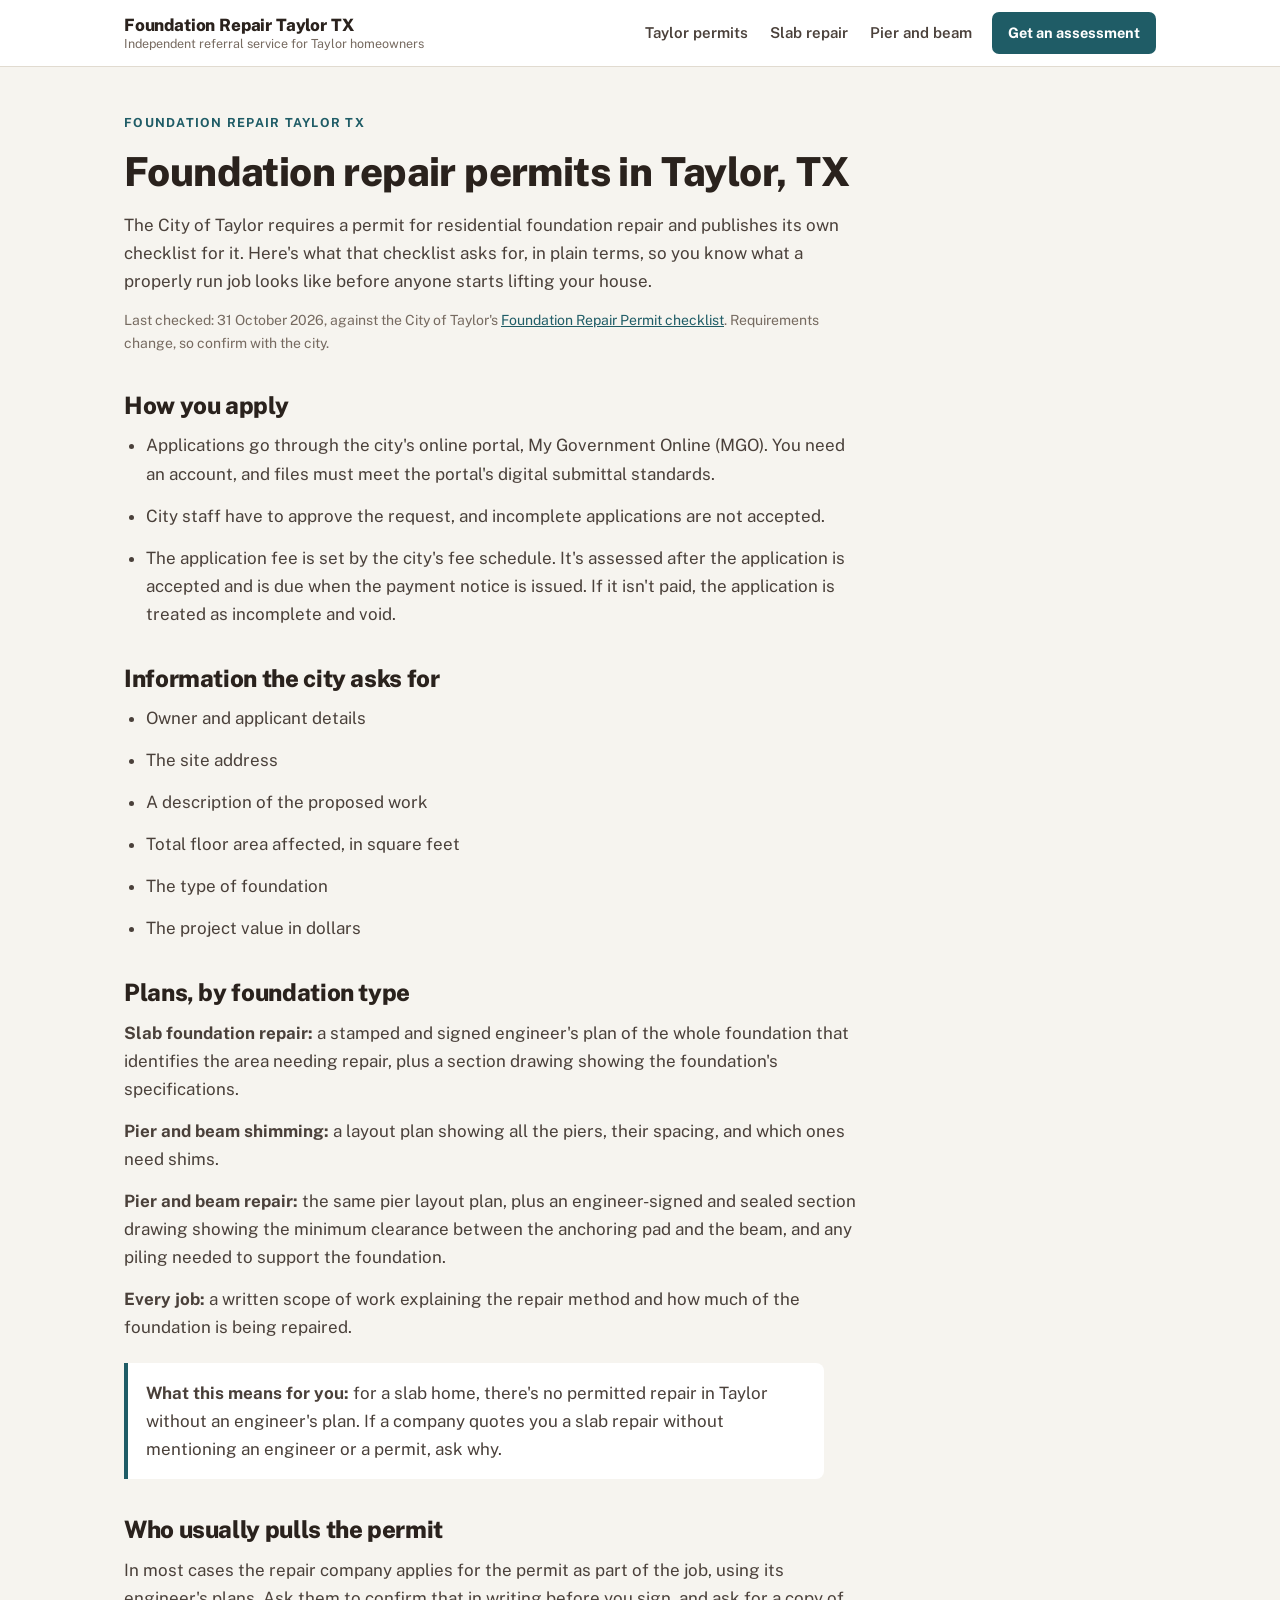
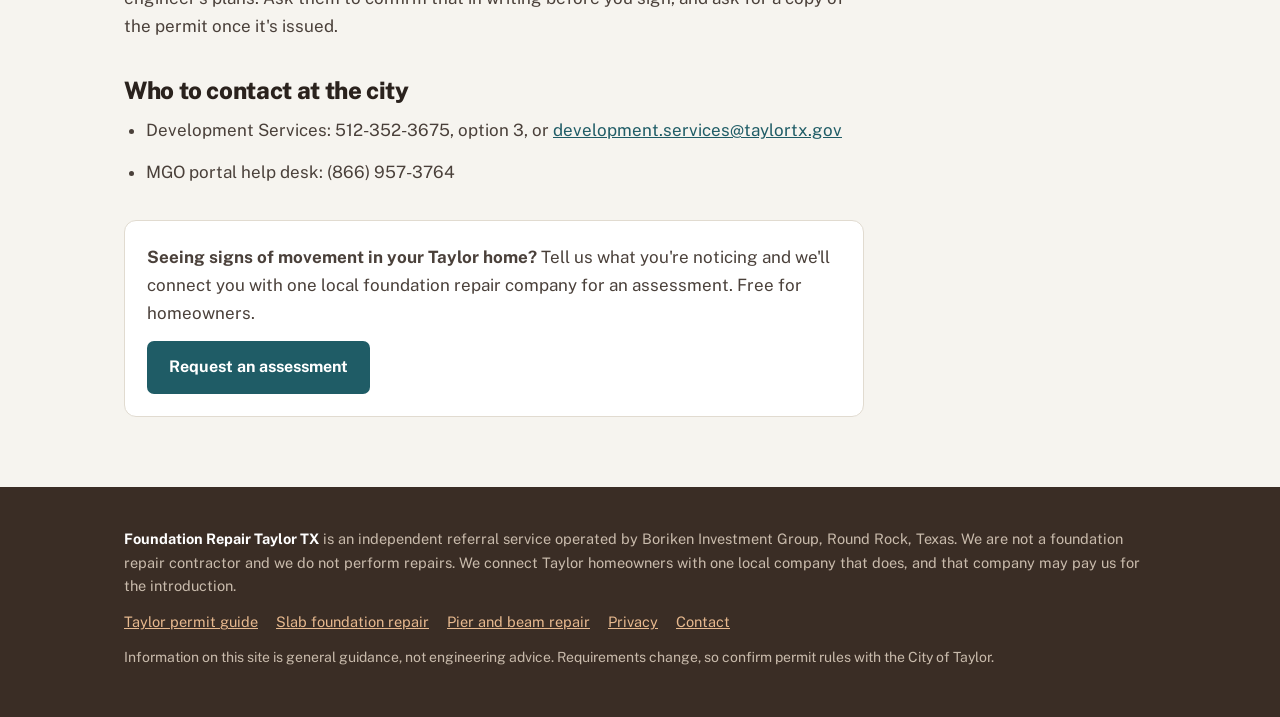
<file: taylor-foundation-repair-permit.html>
<!doctype html>
<html lang="en">
<head>
<meta charset="utf-8">
<meta name="viewport" content="width=device-width,initial-scale=1">
<title>Foundation Repair Permits in Taylor, TX: What the City Requires</title>
<meta name="description" content="What the City of Taylor, Texas requires for a foundation repair permit: engineer plans, pier layouts, the online portal, fees and who to contact.">
<link rel="canonical" href="https://foundationrepairtaylortx.com/taylor-foundation-repair-permit.html">
<meta property="og:title" content="Foundation Repair Permits in Taylor, TX: What the City Requires">
<meta property="og:description" content="What the City of Taylor, Texas requires for a foundation repair permit: engineer plans, pier layouts, the online portal, fees and who to contact.">
<meta property="og:url" content="https://foundationrepairtaylortx.com/taylor-foundation-repair-permit.html">
<meta property="og:type" content="website">
<link rel="icon" href="/favicon.svg" type="image/svg+xml">
<link rel="preconnect" href="https://fonts.googleapis.com">
<link rel="preconnect" href="https://fonts.gstatic.com" crossorigin>
<link href="https://fonts.googleapis.com/css2?family=Public+Sans:wght@400;600;700;800&display=swap" rel="stylesheet">
<link rel="stylesheet" href="/style.css">
</head>
<body>
<header class="top"><div class="wrap top-in">
  <a class="brand" href="/"><b>Foundation Repair Taylor TX</b><span>Independent referral service for Taylor homeowners</span></a>
  <nav class="nav">
    <a href="/taylor-foundation-repair-permit.html">Taylor permits</a>
    <a href="/slab-foundation-repair.html">Slab repair</a>
    <a href="/pier-and-beam-foundation-repair.html">Pier and beam</a>
  </nav>
  <a class="btn btn-sm" href="/#assess">Get an assessment</a>
</div></header>
<main class="wrap"><article class="doc">
<p class="kicker">Foundation Repair Taylor TX</p>
<h1>Foundation repair permits in Taylor, TX</h1>
<p>The City of Taylor requires a permit for residential foundation repair and publishes its own checklist for it. Here's what that checklist asks for, in plain terms, so you know what a properly run job looks like before anyone starts lifting your house.</p>
<p class="small">Last checked: 31 October 2026, against the City of Taylor's <a href="https://taylortx.gov/DocumentCenter/View/14130/Foundation-Repair-Checklist">Foundation Repair Permit checklist</a>. Requirements change, so confirm with the city.</p>
<h2>How you apply</h2>
<ul>
<li>Applications go through the city's online portal, My Government Online (MGO). You need an account, and files must meet the portal's digital submittal standards.</li>
<li>City staff have to approve the request, and incomplete applications are not accepted.</li>
<li>The application fee is set by the city's fee schedule. It's assessed after the application is accepted and is due when the payment notice is issued. If it isn't paid, the application is treated as incomplete and void.</li>
</ul>
<h2>Information the city asks for</h2>
<ul>
<li>Owner and applicant details</li>
<li>The site address</li>
<li>A description of the proposed work</li>
<li>Total floor area affected, in square feet</li>
<li>The type of foundation</li>
<li>The project value in dollars</li>
</ul>
<h2>Plans, by foundation type</h2>
<p><b>Slab foundation repair:</b> a stamped and signed engineer's plan of the whole foundation that identifies the area needing repair, plus a section drawing showing the foundation's specifications.</p>
<p><b>Pier and beam shimming:</b> a layout plan showing all the piers, their spacing, and which ones need shims.</p>
<p><b>Pier and beam repair:</b> the same pier layout plan, plus an engineer-signed and sealed section drawing showing the minimum clearance between the anchoring pad and the beam, and any piling needed to support the foundation.</p>
<p><b>Every job:</b> a written scope of work explaining the repair method and how much of the foundation is being repaired.</p>
<div class="note"><p style="margin:0"><b>What this means for you:</b> for a slab home, there's no permitted repair in Taylor without an engineer's plan. If a company quotes you a slab repair without mentioning an engineer or a permit, ask why.</p></div>
<h2>Who usually pulls the permit</h2>
<p>In most cases the repair company applies for the permit as part of the job, using its engineer's plans. Ask them to confirm that in writing before you sign, and ask for a copy of the permit once it's issued.</p>
<h2>Who to contact at the city</h2>
<ul>
<li>Development Services: 512-352-3675, option 3, or <a href="mailto:development.services@taylortx.gov">development.services@taylortx.gov</a></li>
<li>MGO portal help desk: (866) 957-3764</li>
</ul>
<div class="cta-box"><p><b>Seeing signs of movement in your Taylor home?</b> Tell us what you're noticing and we'll connect you with one local foundation repair company for an assessment. Free for homeowners.</p><a class="btn" href="/#assess">Request an assessment</a></div>
</article></main>
<footer class="foot"><div class="wrap">
  <p><b>Foundation Repair Taylor TX</b> is an independent referral service operated by Boriken Investment Group, Round Rock, Texas. We are not a foundation repair contractor and we do not perform repairs. We connect Taylor homeowners with one local company that does, and that company may pay us for the introduction.</p>
  <div class="foot-links">
    <a href="/taylor-foundation-repair-permit.html">Taylor permit guide</a>
    <a href="/slab-foundation-repair.html">Slab foundation repair</a>
    <a href="/pier-and-beam-foundation-repair.html">Pier and beam repair</a>
    <a href="/privacy.html">Privacy</a>
    <a href="mailto:derek@borikeninvestmentgroup.com">Contact</a>
  </div>
  <p class="small" style="color:#C9BBAC">Information on this site is general guidance, not engineering advice. Requirements change, so confirm permit rules with the City of Taylor.</p>
</div></footer>
</body></html>
</file>
<file: style.css>
/* Foundation Repair Taylor TX - homeowner guide and referral service */
*,*::before,*::after{box-sizing:border-box}
:root{
  --ground:#F6F4EF; --panel:#FFFFFF; --sunk:#EDE9E1;
  --ink:#2A221D; --body:#4A403A; --muted:#766A60; --line:#E1DBD0;
  --clay:#3A2D25; --clay-ink:#F3EEE6; --clay-muted:#C9BBAC;
  --accent:#1F5C66; --accent-hi:#174A52; --accent-soft:#E2EDEE;
  --f:"Public Sans",-apple-system,BlinkMacSystemFont,"Segoe UI",Helvetica,Arial,sans-serif;
  --wrap:1080px;
}
html{scroll-behavior:smooth;scroll-padding-top:20px}
body{margin:0;background:var(--ground);color:var(--body);font-family:var(--f);font-size:17px;line-height:1.65;-webkit-font-smoothing:antialiased}
h1,h2,h3{color:var(--ink);margin:0;line-height:1.18;letter-spacing:-.015em;text-wrap:balance}
h1{font-size:clamp(32px,4.6vw,46px);font-weight:800}
h2{font-size:clamp(25px,3vw,32px);font-weight:800}
h3{font-size:19px;font-weight:700}
p{margin:0}
a{color:var(--accent)}
.wrap{max-width:var(--wrap);margin:0 auto;padding:0 24px}
.sec{padding:64px 0;border-top:1px solid var(--line)}
.sec-head{max-width:66ch;margin-bottom:30px}
.sec-head p{margin-top:12px}
.kicker{font-size:12.5px;font-weight:700;letter-spacing:.1em;text-transform:uppercase;color:var(--accent);margin-bottom:10px}
.small{font-size:14px;color:var(--muted)}

/* header */
.top{background:var(--panel);border-bottom:1px solid var(--line)}
.top-in{display:flex;align-items:center;gap:20px;min-height:66px;flex-wrap:wrap;padding-top:10px;padding-bottom:10px}
.brand{text-decoration:none;color:var(--ink);display:flex;flex-direction:column;line-height:1.2}
.brand b{font-size:17px;font-weight:800;letter-spacing:-.01em}
.brand span{font-size:12.5px;color:var(--muted)}
.nav{margin-left:auto;display:flex;gap:22px;flex-wrap:wrap}
.nav a{font-size:15px;color:var(--body);text-decoration:none;font-weight:600}
.nav a:hover{color:var(--accent)}
.btn{display:inline-block;background:var(--accent);color:#fff;font-weight:700;font-size:16px;text-decoration:none;padding:13px 22px;border-radius:7px;border:0;cursor:pointer;font-family:inherit}
.btn:hover{background:var(--accent-hi)}
.btn-sm{padding:9px 16px;font-size:14.5px}

/* hero */
.hero{padding:52px 0 56px}
.hero-grid{display:grid;grid-template-columns:1.1fr .9fr;gap:44px;align-items:start}
@media(max-width:880px){.hero-grid{grid-template-columns:1fr;gap:32px}}
.hero h1{margin-bottom:16px}
.lede{font-size:19px;color:var(--body);max-width:52ch}
.disclose{margin-top:18px;padding:12px 14px;background:var(--accent-soft);border-radius:7px;font-size:14.5px;color:var(--ink)}
.checks{list-style:none;margin:22px 0 0;padding:0;display:grid;gap:9px}
.checks li{position:relative;padding-left:26px}
.checks li::before{content:"\2713";position:absolute;left:0;top:0;color:var(--accent);font-weight:800}

/* form */
.form{background:var(--panel);border:1px solid var(--line);border-radius:12px;padding:26px 24px;box-shadow:0 6px 24px rgba(42,34,29,.06)}
.form h2{font-size:22px;margin-bottom:6px}
.form .sub{font-size:14.5px;color:var(--muted);margin-bottom:18px}
.f{margin-bottom:14px}
.f label{display:block;font-size:14px;font-weight:700;color:var(--ink);margin-bottom:6px}
.f .opt{font-weight:400;color:var(--muted)}
.f input,.f select,.f textarea{width:100%;font:inherit;font-size:16px;padding:11px 12px;border:1px solid #CFC7BA;border-radius:7px;background:#fff;color:var(--ink)}
.f textarea{min-height:90px;resize:vertical}
.f input:focus,.f select:focus,.f textarea:focus{outline:2px solid var(--accent);outline-offset:1px;border-color:var(--accent)}
.f input.invalid,.f textarea.invalid{border-color:#B2482E;background:#FBF1EE}
.two{display:grid;grid-template-columns:1fr 1fr;gap:12px}
@media(max-width:480px){.two{grid-template-columns:1fr}}
.consent{font-size:13px;color:var(--muted);margin:4px 0 14px;line-height:1.5}
.hp{position:absolute;left:-9999px;width:1px;height:1px;opacity:0}
#leadSubmit{width:100%}
#leadSubmit:disabled{opacity:.6}
.status{margin-top:10px;font-size:14.5px}
.status.err{color:#9A3B23}
.done{text-align:center;padding:26px 6px}
.done h2{margin-bottom:10px}

/* soil band */
.soil{background:var(--clay);color:var(--clay-ink);padding:56px 0}
.soil h2{color:#fff}
.soil .kicker{color:#E7B98F}
.soil p{color:var(--clay-muted)}
.soil-grid{display:grid;grid-template-columns:repeat(3,1fr);gap:1px;background:rgba(255,255,255,.12);border-radius:10px;overflow:hidden;margin-top:28px}
@media(max-width:760px){.soil-grid{grid-template-columns:1fr}}
.soil-grid div{background:var(--clay);padding:22px}
.soil-grid b{display:block;font-size:30px;color:#fff;font-weight:800;letter-spacing:-.02em;font-variant-numeric:tabular-nums;margin-bottom:6px}
.soil-grid span{font-size:15px;color:var(--clay-muted)}
.diagram{margin-top:30px;background:rgba(255,255,255,.04);border:1px solid rgba(255,255,255,.12);border-radius:10px;padding:18px;overflow-x:auto}
.diagram svg{display:block;width:100%;min-width:560px;height:auto}
.src{font-size:13px;margin-top:16px;color:var(--clay-muted)}
.src a{color:#E7B98F}

/* grids */
.grid3{display:grid;grid-template-columns:repeat(3,1fr);gap:16px}
@media(max-width:860px){.grid3{grid-template-columns:1fr 1fr}}
@media(max-width:560px){.grid3{grid-template-columns:1fr}}
.card{background:var(--panel);border:1px solid var(--line);border-radius:10px;padding:20px}
.card h3{margin-bottom:6px}
.card p{font-size:15.5px}

.steps{counter-reset:s;list-style:none;margin:0;padding:0;display:grid;gap:14px;max-width:70ch}
.steps li{counter-increment:s;position:relative;padding:16px 18px 16px 62px;background:var(--panel);border:1px solid var(--line);border-radius:10px}
.steps li::before{content:counter(s);position:absolute;left:18px;top:16px;width:30px;height:30px;border-radius:50%;background:var(--accent);color:#fff;font-weight:800;display:flex;align-items:center;justify-content:center;font-size:15px}
.steps b{color:var(--ink)}

.note{border-left:4px solid var(--accent);background:var(--panel);padding:16px 18px;border-radius:0 8px 8px 0;max-width:70ch}

/* faq */
.faq{max-width:76ch;border-top:1px solid var(--line)}
.faq details{border-bottom:1px solid var(--line)}
.faq summary{cursor:pointer;list-style:none;padding:18px 34px 18px 0;position:relative;font-weight:700;color:var(--ink)}
.faq summary::-webkit-details-marker{display:none}
.faq summary::after{content:"+";position:absolute;right:4px;top:15px;font-size:22px;color:var(--accent);font-weight:400}
.faq details[open] summary::after{content:"\2212"}
.faq .a{padding:0 0 20px}

/* article pages */
.doc{max-width:74ch;padding:46px 0 70px}
.doc h1{font-size:clamp(30px,4vw,40px);margin-bottom:16px}
.doc h2{font-size:24px;margin:36px 0 12px}
.doc p,.doc li{margin:0 0 14px}
.doc ul,.doc ol{padding-left:22px;margin:0 0 16px}
.doc .note{margin:22px 0}
.cta-box{margin:34px 0 0;background:var(--panel);border:1px solid var(--line);border-radius:12px;padding:22px}
.cta-box p{margin-bottom:14px}

/* footer */
.foot{background:var(--clay);color:var(--clay-muted);padding:40px 0 48px;font-size:14.5px}
.foot b{color:#fff}
.foot a{color:#E7B98F}
.foot-links{display:flex;gap:18px;flex-wrap:wrap;margin:12px 0}
:focus-visible{outline:2px solid var(--accent);outline-offset:3px}
@media(prefers-reduced-motion:reduce){*{scroll-behavior:auto!important;transition:none!important}}

/* mobile: keep the header to one row so the form is reachable sooner */
@media(max-width:640px){
  .nav{display:none}
  .top-in{flex-wrap:nowrap;gap:12px;min-height:58px}
  .brand b{font-size:15.5px}
  .brand span{display:none}
  .btn-sm{margin-left:auto;white-space:nowrap}
  .hero{padding:34px 0 40px}
  .lede{font-size:17px}
}
</file>
